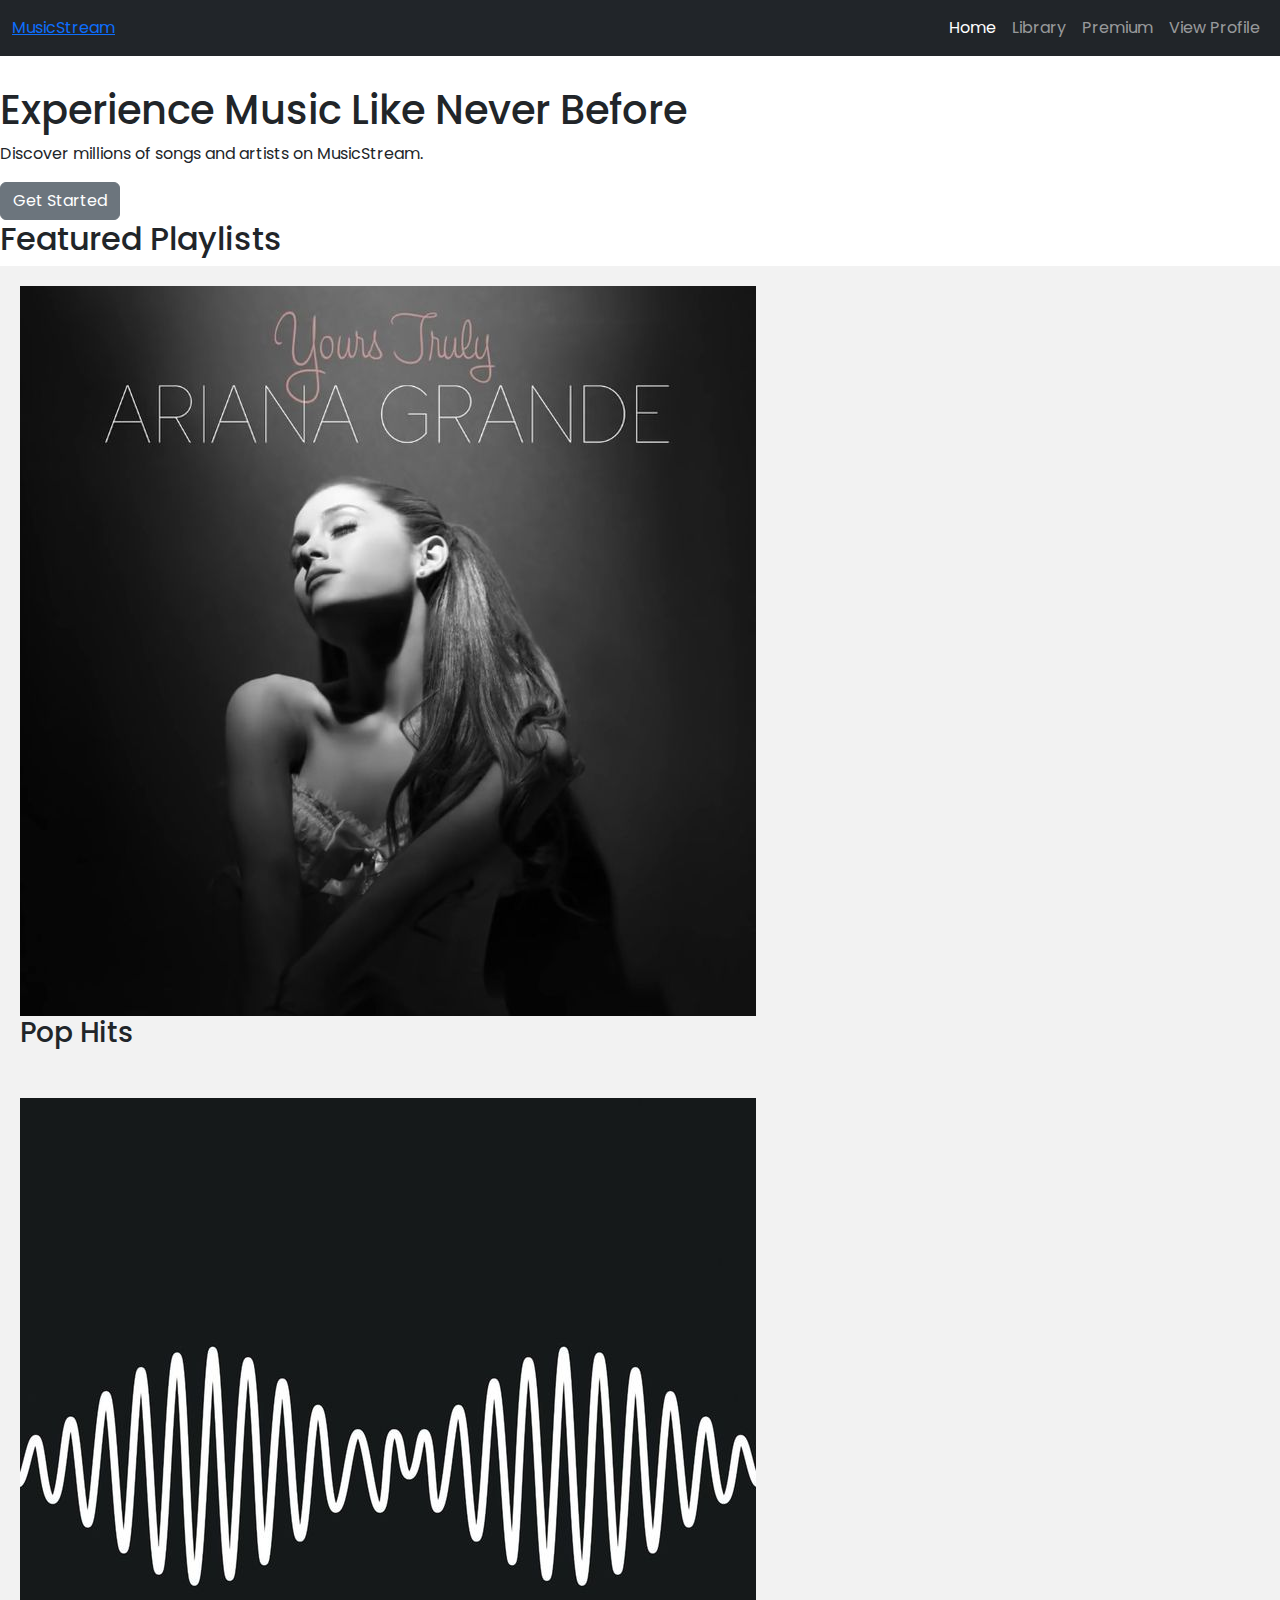
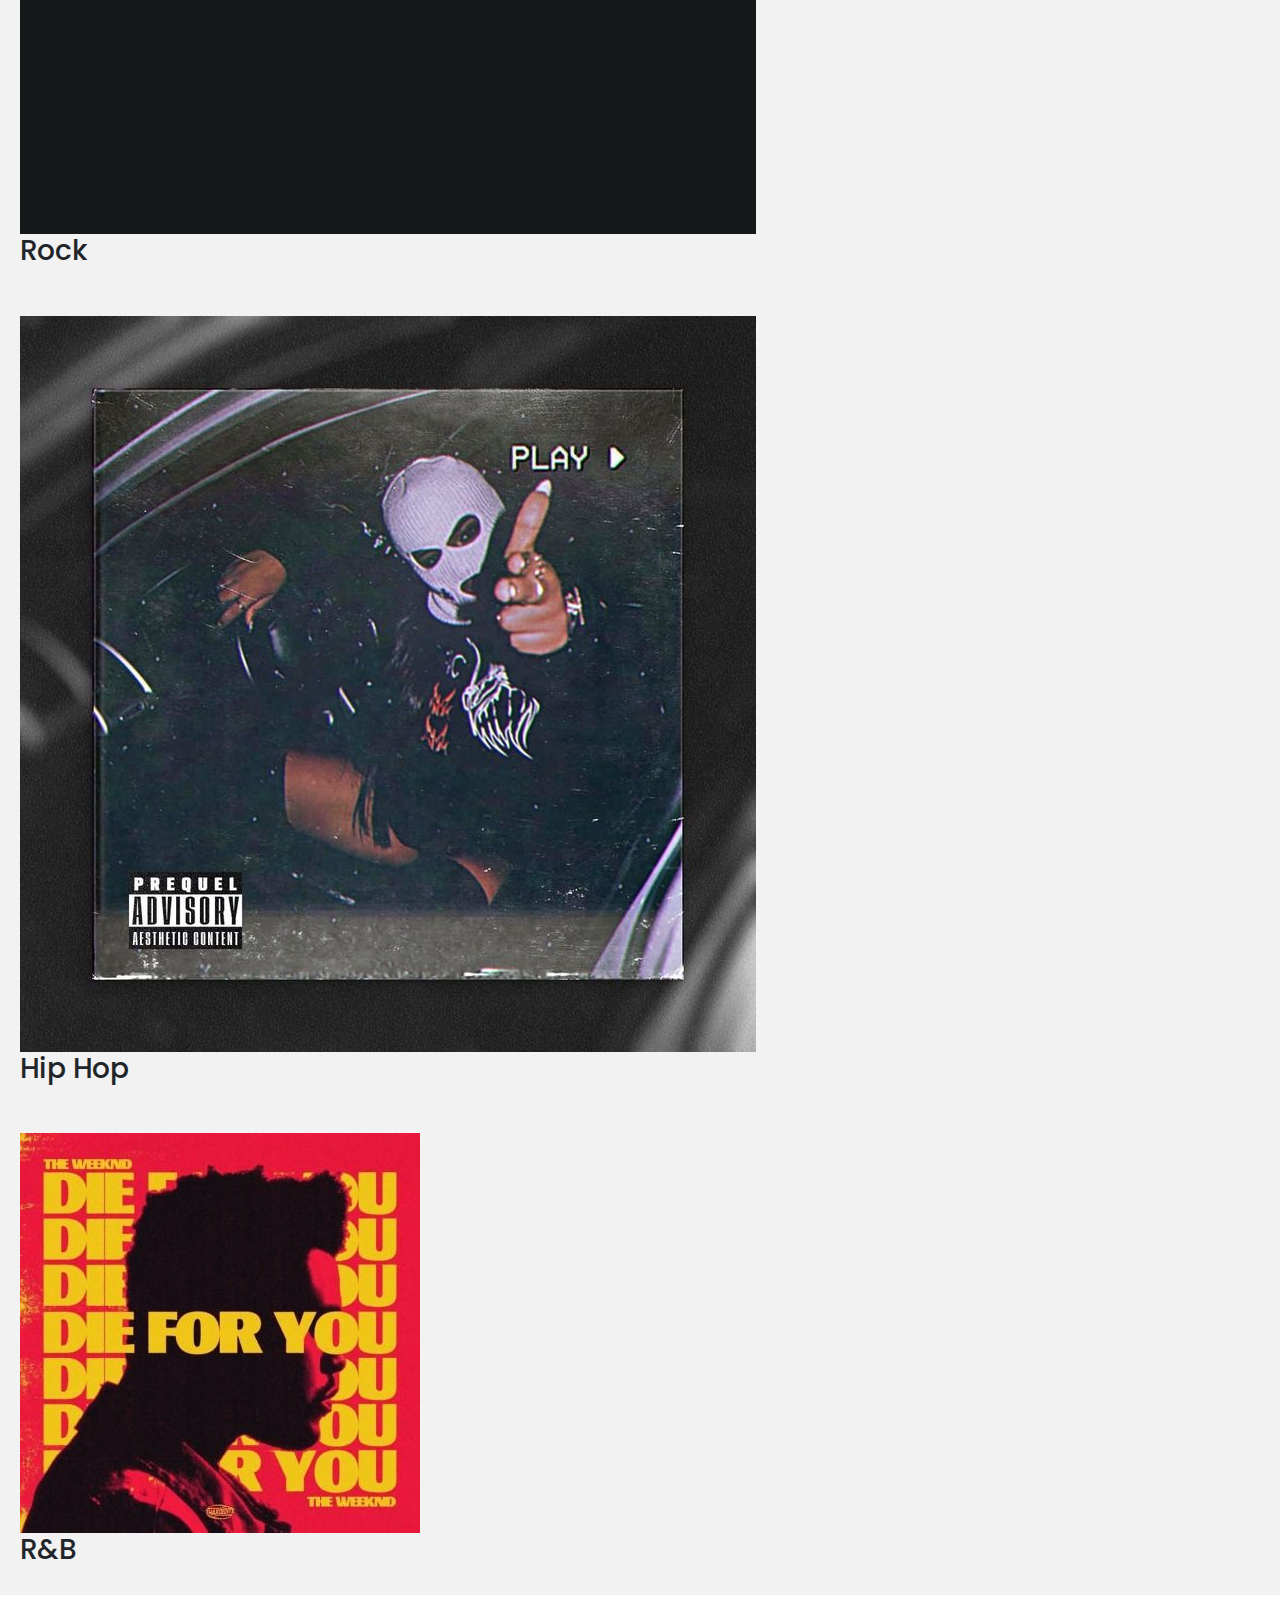
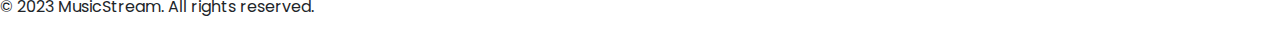
<file: index.html>
<!DOCTYPE html>
<html lang="en">
  <head>
    <meta charset="UTF-8" />
    <meta name="viewport" content="width=device-width, initial-scale=1.0" />
    <title>Music Streaming Website</title>
    <link rel="stylesheet" href="style.css" />
    <link
      href="https://cdn.jsdelivr.net/npm/bootstrap@5.3.3/dist/css/bootstrap.min.css"
      rel="stylesheet"
      integrity="sha384-QWTKZyjpPEjISv5WaRU9OFeRpok6YctnYmDr5pNlyT2bRjXh0JMhjY6hW+ALEwIH"
      crossorigin="anonymous"
    />
    <link rel="preconnect" href="https://fonts.googleapis.com" />
    <link rel="preconnect" href="https://fonts.gstatic.com" crossorigin />
    <link
      href="https://fonts.googleapis.com/css2?family=Poppins:ital,wght@0,100;0,200;0,300;0,400;0,500;0,600;0,700;0,800;0,900;1,100;1,200;1,300;1,400;1,500;1,600;1,700;1,800;1,900&display=swap"
      rel="stylesheet"
    />
    <link
      href="https://fonts.googleapis.com/css2?family=Nunito+Sans:ital,opsz,wght@0,6..12,200..1000;1,6..12,200..1000&family=Poppins:ital,wght@0,100;0,200;0,300;0,400;0,500;0,600;0,700;0,800;0,900;1,100;1,200;1,300;1,400;1,500;1,600;1,700;1,800;1,900&display=swap"
      rel="stylesheet"
    />
    <link
      rel="stylesheet"
      href="https://cdnjs.cloudflare.com/ajax/libs/animate.css/4.1.1/animate.min.css"
    />
  </head>
  <body>
    <header>
      <nav class="navbar navbar-expand-lg navbar-dark bg-dark">
        <div class="container-fluid">
          <div class="logo">
            <a href="#" class="gap-3">Music<span>Stream</span></a>
          </div>
          <button
            class="navbar-toggler"
            type="button"
            data-bs-toggle="collapse"
            data-bs-target="#navbarSupportedContent"
            aria-controls="navbarSupportedContent"
            aria-expanded="false"
            aria-label="Toggle navigation"
          >
            <span class="navbar-toggler-icon"></span>
          </button>
          <div class="d-flex justify-content-center">
            <ul class="navbar-nav mb-2 mb-lg-0">
              <li class="nav-item">
                <a
                  class="nav-link active"
                  aria-current="page"
                  href="index.html"
                  id="button-item"
                  >Home</a
                >
              </li>
              <li class="nav-item">
                <a class="nav-link" href="song.html" id="button-item"
                  >Library</a
                >
              </li>
              <li class="nav-item">
                <a class="nav-link" href="premium.html" id="button-item"
                  >Premium</a
                >
              </li>
              <li>
                  <li class="nav-item">
                    <a class="nav-link" href="index2.html" id="button-item">View Profile</a>
                </li>                
                </form>
              </li>
            </ul>
          </div>
        </div>
      </nav>
    </header>

    <main>
      <section class="hero" id="section-title">
        <h1>Experience Music Like Never Before</h1>
        <p>Discover millions of songs and artists on MusicStream.</p>
        <a href="song.html"
          ><button type="button" class="btn btn-secondary">
            Get Started
          </button></a
        >
      </section>

      <section class="featured" id="section-featured">
        <h2>Featured Playlists</h2>
        <div class="playlist-container animate__animated animate__fadeInUp">
          <!-- Playlists will be dynamically added here -->
        </div>
      </section>
    </main>

    <footer>
      <p>&copy; 2023 MusicStream. All rights reserved.</p>
    </footer>

    <script src="script.js"></script>
    <script
      src="https://cdn.jsdelivr.net/npm/bootstrap@5.3.3/dist/js/bootstrap.bundle.min.js"
      integrity="sha384-YvpcrYf0tY3lHB60NNkmXc5s9fDVZLESaAA55NDzOxhy9GkcIdslK1eN7N6jIeHz"
      crossorigin="anonymous"
    ></script>
    <script
      src="https://cdn.jsdelivr.net/npm/@popperjs/core@2.11.8/dist/umd/popper.min.js"
      integrity="sha384-I7E8VVD/ismYTF4hNIPjVp/Zjvgyol6VFvRkX/vR+Vc4jQkC+hVqc2pM8ODewa9r"
      crossorigin="anonymous"
    ></script>
    <script
      src="https://cdn.jsdelivr.net/npm/bootstrap@5.3.3/dist/js/bootstrap.min.js"
      integrity="sha384-0pUGZvbkm6XF6gxjEnlmuGrJXVbNuzT9qBBavbLwCsOGabYfZo0T0to5eqruptLy"
      crossorigin="anonymous"
    ></script>
  </body>
</html>
</file>
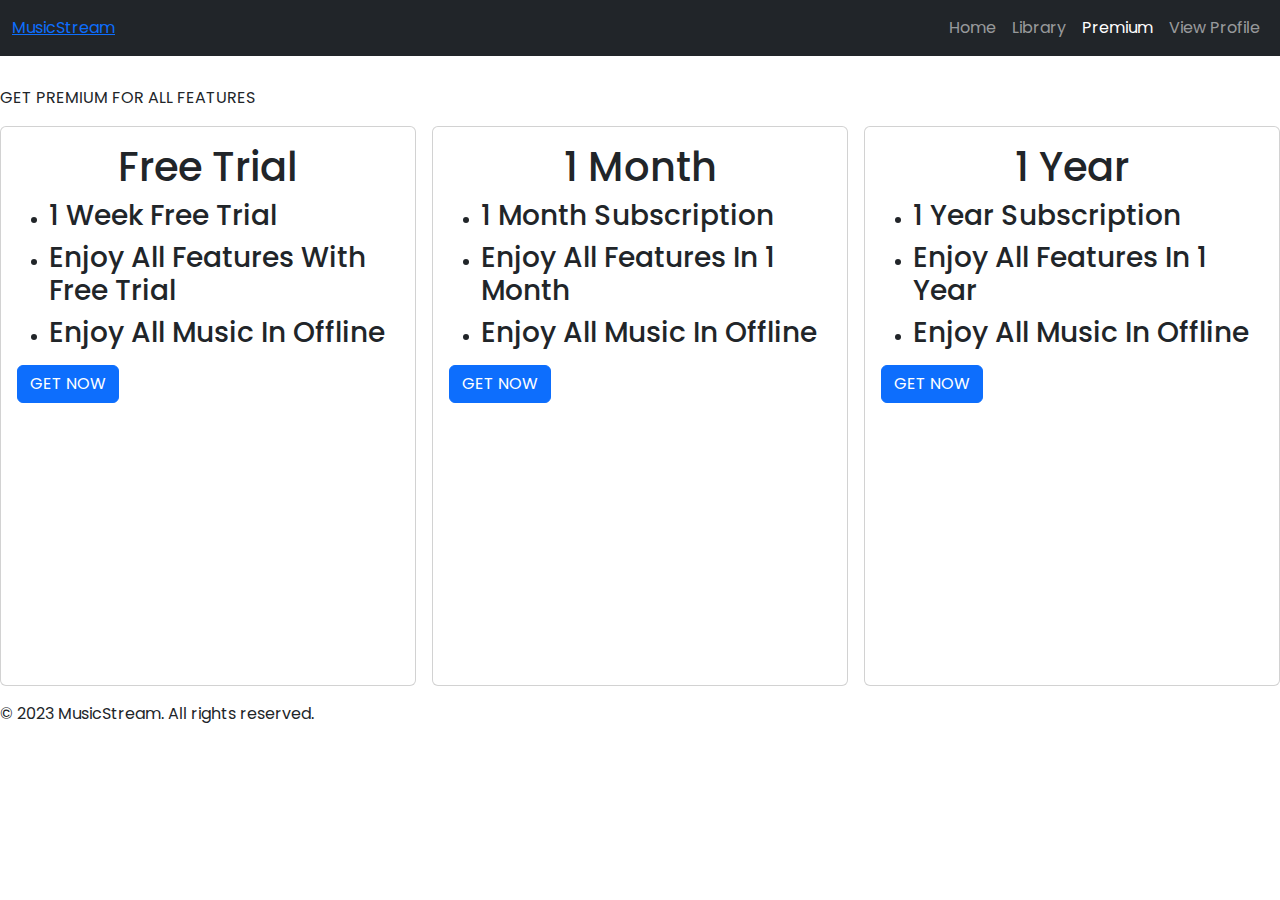
<file: premium.html>
<!DOCTYPE html>
<html lang="en">
  <head>
    <meta charset="UTF-8" />
    <meta name="viewport" content="width=device-width, initial-scale=1.0" />
    <title>Music Streaming Website</title>
    <link rel="stylesheet" href="style.css" />
    <link
      href="https://cdn.jsdelivr.net/npm/bootstrap@5.3.3/dist/css/bootstrap.min.css"
      rel="stylesheet"
      integrity="sha384-QWTKZyjpPEjISv5WaRU9OFeRpok6YctnYmDr5pNlyT2bRjXh0JMhjY6hW+ALEwIH"
      crossorigin="anonymous"
    />
    <link rel="preconnect" href="https://fonts.googleapis.com" />
    <link rel="preconnect" href="https://fonts.gstatic.com" crossorigin />
    <link
      href="https://fonts.googleapis.com/css2?family=Poppins:ital,wght@0,100;0,200;0,300;0,400;0,500;0,600;0,700;0,800;0,900;1,100;1,200;1,300;1,400;1,500;1,600;1,700;1,800;1,900&display=swap"
      rel="stylesheet"
    />
    <link
      href="https://fonts.googleapis.com/css2?family=Nunito+Sans:ital,opsz,wght@0,6..12,200..1000;1,6..12,200..1000&family=Poppins:ital,wght@0,100;0,200;0,300;0,400;0,500;0,600;0,700;0,800;0,900;1,100;1,200;1,300;1,400;1,500;1,600;1,700;1,800;1,900&display=swap"
      rel="stylesheet"
    />
    <link
      rel="stylesheet"
      href="https://cdnjs.cloudflare.com/ajax/libs/animate.css/4.1.1/animate.min.css"
    />
  </head>
  <body>
    <header>
      <nav class="navbar navbar-expand-lg navbar-dark bg-dark">
        <div class="container-fluid">
          <div class="logo">
            <a href="#" class="gap-3">Music<span>Stream</span></a>
          </div>
          <button
            class="navbar-toggler"
            type="button"
            data-bs-toggle="collapse"
            data-bs-target="#navbarSupportedContent"
            aria-controls="navbarSupportedContent"
            aria-expanded="false"
            aria-label="Toggle navigation"
          >
            <span class="navbar-toggler-icon"></span>
          </button>
          <div class="d-flex justify-content-center">
            <ul class="navbar-nav mb-2 mb-lg-0">
              <li class="nav-item">
                <a
                  class="nav-link"
                  aria-current="page"
                  href="index.html"
                  id="button-item"
                  >Home</a
                >
              </li>
              <li class="nav-item">
                <a class="nav-link" href="song.html" id="button-item"
                  >Library</a
                >
              </li>
              <li class="nav-item">
                <a class="nav-link active" href="premium.html" id="button-item"
                  >Premium</a
                >
              </li>
                  <li class="nav-item">
                    <a class="nav-link" href="index2.html" id="button-item">View Profile</a>
              </li>
            </ul>
          </div>
        </div>
      </nav>
    </header>

    <main>
        <p class="premium-title">GET PREMIUM FOR ALL FEATURES</p>
        <div>
            <div class="d-flex gap-3 mb-3">
                <div class="card" style="height: 35rem; width: 30rem;">
                    <div class="card-body">
                      <h1 class="card-title text-center">Free Trial</h1>
                      <ul>
                        <li><h3>1 Week Free Trial</h3></li>
                        <li><h3>Enjoy All Features With Free Trial</h3></li>
                        <li><h3>Enjoy All Music In Offline</h3></li>
                    </ul>
                    <button type="button" class="btn btn-primary" id="premium-btn">GET NOW</button>
                    </div>
                  </div>
                <div class="card" style="height: 35rem; width: 30rem;">
                    <div class="card-body">
                      <h1 class="card-title text-center">1 Month</h1>
                      <ul>
                        <li><h3>1 Month Subscription</h3></li>
                        <li><h3>Enjoy All Features In 1 Month</h3></li>
                        <li><h3>Enjoy All Music In Offline</h3></li>
                    </ul>
                    <button type="button" class="btn btn-primary" id="premium-btn">GET NOW</button>
                    </div>
                  </div>
                <div class="card" style="height: 35rem; width: 30rem;">
                    <div class="card-body">
                      <h1 class="card-title text-center">1 Year</h1>
                      <ul>
                        <li><h3>1 Year Subscription</h3></li>
                        <li><h3>Enjoy All Features In 1 Year</h3></li>
                        <li><h3>Enjoy All Music In Offline</h3></li>
                    </ul>
                    <button type="button" class="btn btn-primary" id="premium-btn">GET NOW</button>
                    </div>
                  </div>
        </div>
    </main>

    <footer>
      <p>&copy; 2023 MusicStream. All rights reserved.</p>
    </footer>

    <script src="script.js"></script>
    <script
      src="https://cdn.jsdelivr.net/npm/bootstrap@5.3.3/dist/js/bootstrap.bundle.min.js"
      integrity="sha384-YvpcrYf0tY3lHB60NNkmXc5s9fDVZLESaAA55NDzOxhy9GkcIdslK1eN7N6jIeHz"
      crossorigin="anonymous"
    ></script>
    <script
      src="https://cdn.jsdelivr.net/npm/@popperjs/core@2.11.8/dist/umd/popper.min.js"
      integrity="sha384-I7E8VVD/ismYTF4hNIPjVp/Zjvgyol6VFvRkX/vR+Vc4jQkC+hVqc2pM8ODewa9r"
      crossorigin="anonymous"
    ></script>
    <script
      src="https://cdn.jsdelivr.net/npm/bootstrap@5.3.3/dist/js/bootstrap.min.js"
      integrity="sha384-0pUGZvbkm6XF6gxjEnlmuGrJXVbNuzT9qBBavbLwCsOGabYfZo0T0to5eqruptLy"
      crossorigin="anonymous"
    ></script>
  </body>
</html>
</file>
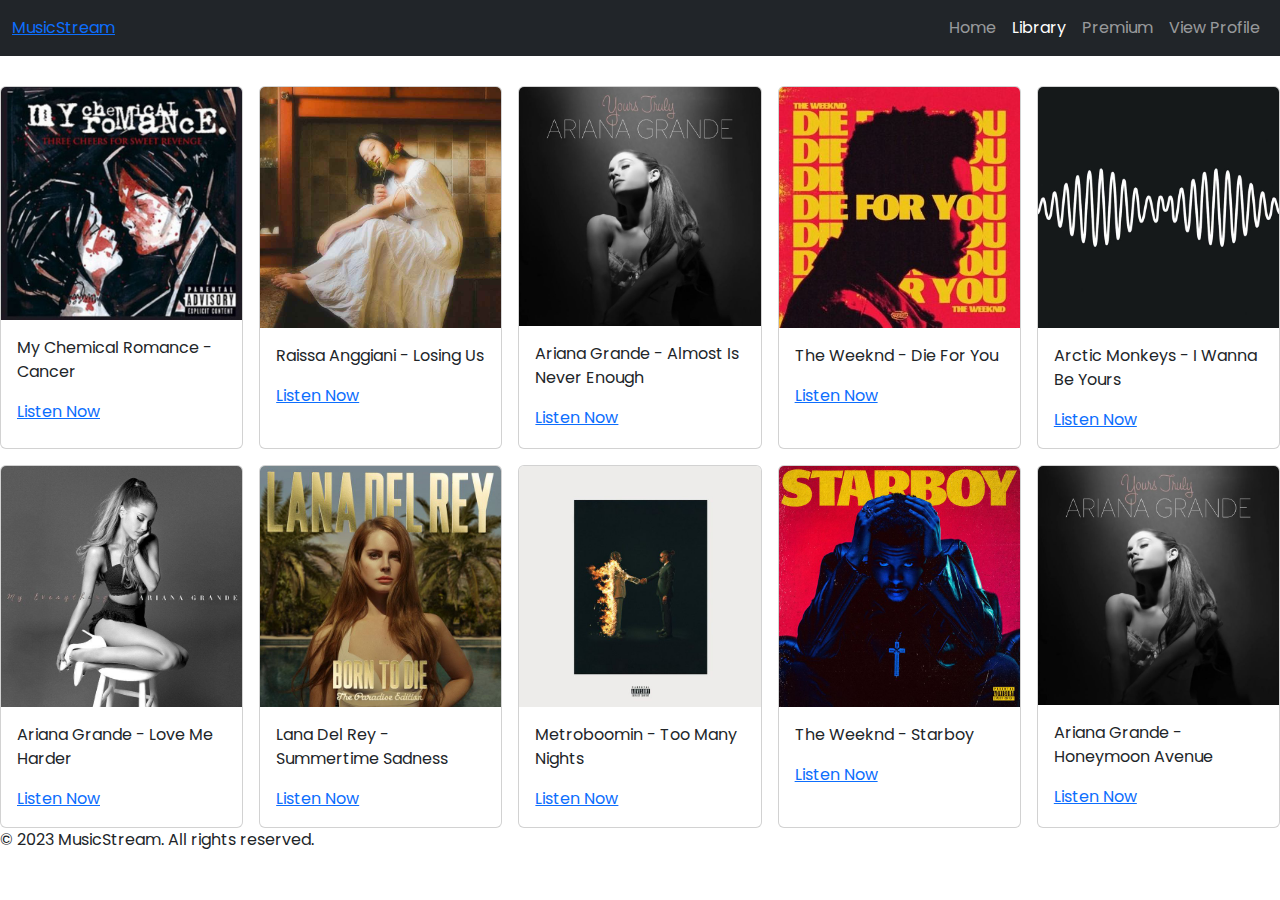
<file: song.html>
<!DOCTYPE html>
<html lang="en">
  <head>
    <meta charset="UTF-8" />
    <meta name="viewport" content="width=device-width, initial-scale=1.0" />
    <title>Music Streaming Website</title>
    <link rel="stylesheet" href="style.css" />
    <link
      href="https://cdn.jsdelivr.net/npm/bootstrap@5.3.3/dist/css/bootstrap.min.css"
      rel="stylesheet"
      integrity="sha384-QWTKZyjpPEjISv5WaRU9OFeRpok6YctnYmDr5pNlyT2bRjXh0JMhjY6hW+ALEwIH"
      crossorigin="anonymous"
    />
    <link rel="preconnect" href="https://fonts.googleapis.com" />
    <link rel="preconnect" href="https://fonts.gstatic.com" crossorigin />
    <link
      href="https://fonts.googleapis.com/css2?family=Poppins:ital,wght@0,100;0,200;0,300;0,400;0,500;0,600;0,700;0,800;0,900;1,100;1,200;1,300;1,400;1,500;1,600;1,700;1,800;1,900&display=swap"
      rel="stylesheet"
    />
    <link
      href="https://fonts.googleapis.com/css2?family=Nunito+Sans:ital,opsz,wght@0,6..12,200..1000;1,6..12,200..1000&family=Poppins:ital,wght@0,100;0,200;0,300;0,400;0,500;0,600;0,700;0,800;0,900;1,100;1,200;1,300;1,400;1,500;1,600;1,700;1,800;1,900&display=swap"
      rel="stylesheet"
    />
    <link
      rel="stylesheet"
      href="https://cdnjs.cloudflare.com/ajax/libs/animate.css/4.1.1/animate.min.css"
    />
  </head>
  <body>
    <header>
      <nav class="navbar navbar-expand-lg navbar-dark bg-dark">
        <div class="container-fluid">
          <div class="logo">
            <a href="#" class="gap-3">Music<span>Stream</span></a>
          </div>
          <button
            class="navbar-toggler"
            type="button"
            data-bs-toggle="collapse"
            data-bs-target="#navbarSupportedContent"
            aria-controls="navbarSupportedContent"
            aria-expanded="false"
            aria-label="Toggle navigation"
          >
            <span class="navbar-toggler-icon"></span>
          </button>
          <div class="d-flex justify-content-center">
            <ul class="navbar-nav mb-2 mb-lg-0">
              <li class="nav-item">
                <a
                  class="nav-link"
                  aria-current="page"
                  href="index.html"
                  id="button-item"
                  >Home</a
                >
              </li>
              <li class="nav-item">
                <a class="nav-link active" href="song.html" id="button-item"
                  >Library</a
                >
              </li>
              <li class="nav-item">
                <a class="nav-link" href="premium.html" id="button-item"
                  >Premium</a
                >
              </li>
                  <li class="nav-item">
                    <a class="nav-link" href="index2.html" id="button-item">View Profile</a>
                </li>                
            </ul>
          </div>
        </div>
      </nav>
    </header>

    <main>
      <div class="animate__animated animate__fadeInUp">
        <div class="d-flex gap-3 mb-3">
          <div class="card" style="width: 18rem">
            <img
              src="assets/mychemicalromance.jpeg"
              class="card-img-top"
              alt="..."
            />
            <div class="card-body">
              <p class="card-text">My Chemical Romance - Cancer</p>
              <a href="song2.html" class="large-button">Listen Now</a>
            </div>
          </div>
          <div class="card" style="width: 18rem">
            <img src="assets/raisa.jpeg" class="card-img-top" alt="..." />
            <div class="card-body">
              <p class="card-text">Raissa Anggiani - Losing Us</p>
              <a href="song1.html" class="large-button">Listen Now</a>
            </div>
          </div>
          <div class="card" style="width: 18rem">
            <img src="assets/pop.jpeg" class="card-img-top" alt="..." />
            <div class="card-body">
              <p class="card-text">Ariana Grande - Almost Is Never Enough</p>
              <a href="#" class="large-button">Listen Now</a>
            </div>
          </div>
          <div class="card" style="width: 18rem">
            <img src="assets/r&b.jpeg" class="card-img-top" alt="..." />
            <div class="card-body">
              <p class="card-text">The Weeknd - Die For You</p>
              <a href="#" class="large-button">Listen Now</a>
            </div>
          </div>
          <div class="card" style="width: 18rem">
            <img src="assets/rock.jpeg" class="card-img-top" alt="..." />
            <div class="card-body">
              <p class="card-text">Arctic Monkeys - I Wanna Be Yours</p>
              <a href="#" class="large-button">Listen Now</a>
            </div>
          </div>
        </div>
        <div class="d-flex gap-3">
          <div class="card" style="width: 18rem">
            <img
              src="assets/arianegrande.jpeg"
              class="card-img-top"
              alt="..."
            />
            <div class="card-body">
              <p class="card-text">Ariana Grande - Love Me Harder</p>
              <a href="#" class="large-button">Listen Now</a>
            </div>
          </div>
          <div class="card" style="width: 18rem">
            <img src="assets/lana.jpeg" class="card-img-top" alt="..." />
            <div class="card-body">
              <p class="card-text">Lana Del Rey - Summertime Sadness</p>
              <a href="#" class="large-button">Listen Now</a>
            </div>
          </div>
          <div class="card" style="width: 18rem">
            <img src="assets/metroboomin.jpeg" class="card-img-top" alt="..." />
            <div class="card-body">
              <p class="card-text">Metroboomin - Too Many Nights</p>
              <a href="#" class="large-button">Listen Now</a>
            </div>
          </div>
          <div class="card" style="width: 18rem">
            <img src="assets/starboy.jpeg" class="card-img-top" alt="..." />
            <div class="card-body">
              <p class="card-text">The Weeknd - Starboy</p>
              <a href="#" class="large-button">Listen Now</a>
            </div>
          </div>
          <div class="card" style="width: 18rem">
            <img src="assets/pop.jpeg" class="card-img-top" alt="..." />
            <div class="card-body">
              <p class="card-text">Ariana Grande - Honeymoon Avenue</p>
              <a href="#" class="large-button">Listen Now</a>
            </div>
          </div>
        </div>
      </div>
    </main>

    <footer>
      <p>&copy; 2023 MusicStream. All rights reserved.</p>
    </footer>

    <script src="script.js"></script>
    <script
      src="https://cdn.jsdelivr.net/npm/bootstrap@5.3.3/dist/js/bootstrap.bundle.min.js"
      integrity="sha384-YvpcrYf0tY3lHB60NNkmXc5s9fDVZLESaAA55NDzOxhy9GkcIdslK1eN7N6jIeHz"
      crossorigin="anonymous"
    ></script>
    <script
      src="https://cdn.jsdelivr.net/npm/@popperjs/core@2.11.8/dist/umd/popper.min.js"
      integrity="sha384-I7E8VVD/ismYTF4hNIPjVp/Zjvgyol6VFvRkX/vR+Vc4jQkC+hVqc2pM8ODewa9r"
      crossorigin="anonymous"
    ></script>
    <script
      src="https://cdn.jsdelivr.net/npm/bootstrap@5.3.3/dist/js/bootstrap.min.js"
      integrity="sha384-0pUGZvbkm6XF6gxjEnlmuGrJXVbNuzT9qBBavbLwCsOGabYfZo0T0to5eqruptLy"
      crossorigin="anonymous"
    ></script>
  </body>
</html>
</file>
<file: style.css>
*{
    margin: 0;
    padding: 0;
    font-family: 'Poppins', sans-serif;
    box-sizing: border-box;
}


.container{
    width: 100%;
    height: 100vh;
    background-color: #ffffff;
    display: flex;
    
}

.music-player{
    background: black;
    width: 700px;
    padding: 25px 35px;
    text-align: center;
}

nav{
    display: flex;
    justify-content: space-between;
    margin-bottom: 30px;
}

nav .circle{
    border-radius: 50%;
    width: 40px;
    height: 40px;
    line-height: 40px;
    background: #fff;
    color: black;
    box-shadow: 0 5px 10px rgba(158, 148, 148, 0.22);
}

.song-img{
    width: 220px;
    border-radius: 50%;
    border: 4px solid #fff;
    box-shadow: 0 10px 60px rgba(225, 26, 26, 0.22);
}

.music-player h1{
    font-size: 20px;
    font-weight: 400;
    color: white;
    margin-top: 20px;
}

.music-player p{
    font-size: 14px;
    margin-top: 10px;
    color: white;
}

#progress{
    -webkit-appearance: none;
    width: 100%;
    height: 6px;
    background: white;
    border-radius: 4px;
    cursor: pointer;
    margin: 40px 0;
}

#progress ::-webkit-slider-thumb {
    -webkit-appearance: none;
    background: black;
    color: black;
    width: 30px;
    height: 30px;
    border-radius: 50%;
    border: 8px solid #fff;
    box-shadow: 0 5px 5px rgba(225, 26, 26, 0.22);
}

.controls{
    display: flex;
    justify-content: center;
    align-items: center;
}

.controls div{
    width: 40px;
    height: 40px;
    margin: 20px;
    background: #fff;
    display: inline-flex;
    align-items: center;
    justify-content: center;
    border-radius: 50%;
    color: black;
    cursor: pointer;
}

.controls div:nth-child(2){
    transform: scale(1.5);
    background:white;
    color: black;
}

.playlist {
    background-color: #f2f2f2;
    padding: 20px;
    flex-grow: 1; /* Memungkinkan daftar lagu untuk mengisi sisa ruang yang tersedia di kanan */
    width: 100%; /* Mengatur lebar maksimum untuk daftar lagu */
}

.playlist h2 {
    margin-bottom: 20px;
}

.playlist ul {
    list-style-type: none;
    padding: 0;
}

.playlist ul li {
    margin-bottom: 5px;
    padding: 5px;
    background-color: #fff;
    border-radius: 5px;
    box-shadow: 0 2px 4px rgba(0, 0, 0, 0.1);
    list-style-type: none;
    position: relative;
}

.playlist ul li img {
    width: 40px; 
    position: absolute; 
    top: 50%; 
    margin-left: 10px; 
    transform: translateY(-50%); 
    border-radius: 50%; 
}

.playlist ul li span {
    margin-left: 60px; 
    line-height: 50px; 
    display: inline-block;
    vertical-align: middle;
}

.song-info {
    display: flex;
    align-items: center;
    justify-content: space-between;
    flex-grow: 1;
}

.song-info span {
    flex-grow: 1;
}

.song-info div {
    margin-left: 10px;
    margin-right: 10px;
}

.info-card {
    display: flex;
    margin-bottom: 20px;
}

.info-card img {
    width: 100px;
    height: 100px;
    border-radius: 20%;
    margin-right: 20px;
    margin-top: 20px;
}

.info-details {
    flex-grow: 1;
}

.info-details h4 {
    margin-bottom: 10px;
    margin-top: 20px;
}

.info-details p {
    margin-bottom: 15px;
    font-size: 15px;
}

.btn {
    background-color: black;
    color: white;
    padding: 10px 20px;
    text-align: center;
    text-decoration: none;
    display: inline-block;
    border-radius: 5px;
}

.btn:hover {
    background-color: #45a049;
}
</file>
